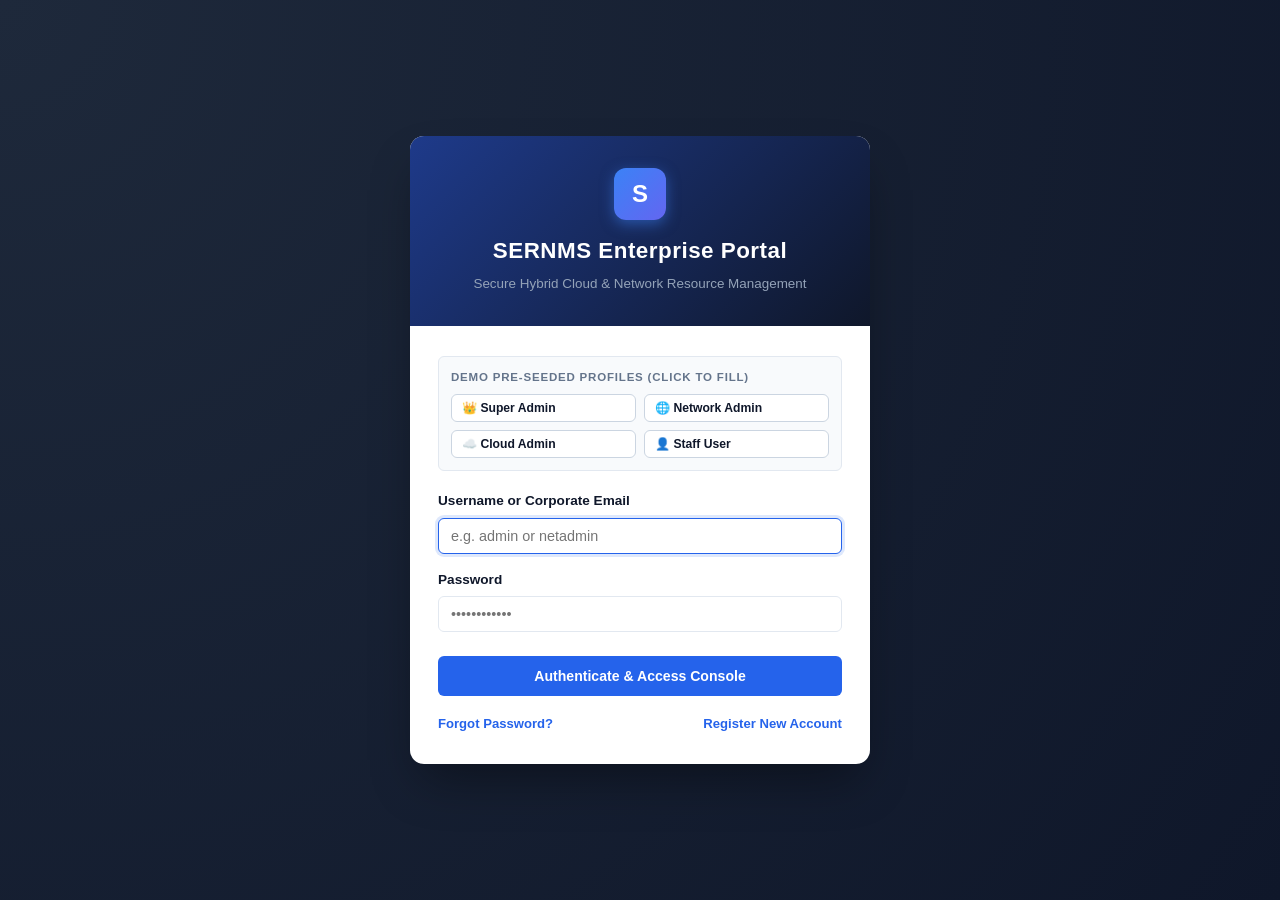
<file: sernms-frontend/login.html>
<!DOCTYPE html>
<html lang="en">
<head>
  <meta charset="UTF-8">
  <meta name="viewport" content="width=device-width, initial-scale=1.0">
  <title>SERNMS - Login | Secure Enterprise Portal</title>
  <link rel="stylesheet" href="css/styles.css">
  <link rel="preconnect" href="https://fonts.googleapis.com">
  <link rel="preconnect" href="https://fonts.gstatic.com" crossorigin>
  <link href="https://fonts.googleapis.com/css2?family=Inter:wght@400;500;600;700;800&display=swap" rel="stylesheet">
  <style>
    body {
      display: flex;
      align-items: center;
      justify-content: center;
      min-height: 100vh;
      background: radial-gradient(circle at top left, #1e293b, #0f172a);
      padding: 20px;
    }
    .auth-card {
      background: #ffffff;
      border-radius: var(--radius-lg);
      box-shadow: 0 25px 50px -12px rgba(0, 0, 0, 0.4);
      width: 100%;
      max-width: 460px;
      overflow: hidden;
      animation: modalPop 0.3s ease-out;
    }
    .auth-header {
      background: linear-gradient(135deg, #1e3a8a, #0f172a);
      color: #ffffff;
      padding: 32px 28px;
      text-align: center;
    }
    .auth-brand-icon {
      width: 52px;
      height: 52px;
      background: linear-gradient(135deg, #3b82f6, #6366f1);
      border-radius: 12px;
      display: flex;
      align-items: center;
      justify-content: center;
      font-size: 1.5rem;
      font-weight: 800;
      margin: 0 auto 14px;
      box-shadow: 0 4px 14px rgba(59, 130, 246, 0.5);
    }
    .auth-header h2 {
      font-size: 1.4rem;
      font-weight: 700;
      letter-spacing: 0.5px;
    }
    .auth-header p {
      font-size: 0.84rem;
      color: #94a3b8;
      margin-top: 6px;
    }
    .auth-body {
      padding: 30px 28px;
    }
    .role-fast-fill {
      background: #f8fafc;
      border: 1px solid var(--card-border);
      border-radius: var(--radius-sm);
      padding: 12px;
      margin-bottom: 20px;
    }
    .role-fast-fill-title {
      font-size: 0.72rem;
      text-transform: uppercase;
      font-weight: 700;
      color: var(--text-muted);
      letter-spacing: 0.8px;
      margin-bottom: 8px;
    }
    .fast-fill-btns {
      display: grid;
      grid-template-columns: 1fr 1fr;
      gap: 8px;
    }
    .btn-fast-fill {
      background: #ffffff;
      border: 1px solid #cbd5e1;
      border-radius: var(--radius-sm);
      padding: 6px 10px;
      font-size: 0.76rem;
      font-weight: 600;
      color: var(--text-main);
      cursor: pointer;
      text-align: left;
      transition: var(--transition);
    }
    .btn-fast-fill:hover {
      background: #eff6ff;
      border-color: #3b82f6;
      color: #1d4ed8;
    }
    .auth-footer-links {
      display: flex;
      justify-content: space-between;
      margin-top: 18px;
      font-size: 0.82rem;
    }
    .auth-footer-links a {
      color: var(--primary);
      text-decoration: none;
      font-weight: 600;
    }
    .auth-footer-links a:hover {
      text-decoration: underline;
    }
  </style>
</head>
<body>

  <div class="auth-card">
    <div class="auth-header">
      <div class="auth-brand-icon">S</div>
      <h2>SERNMS Enterprise Portal</h2>
      <p>Secure Hybrid Cloud & Network Resource Management</p>
    </div>

    <div class="auth-body">
      <!-- Fast-fill preset roles for viva demonstration -->
      <div class="role-fast-fill">
        <div class="role-fast-fill-title">Demo Pre-Seeded Profiles (Click to fill)</div>
        <div class="fast-fill-btns">
          <button type="button" class="btn-fast-fill" onclick="fillCreds('admin', 'Admin@123')">
            👑 Super Admin
          </button>
          <button type="button" class="btn-fast-fill" onclick="fillCreds('netadmin', 'NetAdmin@123')">
            🌐 Network Admin
          </button>
          <button type="button" class="btn-fast-fill" onclick="fillCreds('cloudadmin', 'CloudAdmin@123')">
            ☁️ Cloud Admin
          </button>
          <button type="button" class="btn-fast-fill" onclick="fillCreds('employee', 'Emp@123')">
            👤 Staff User
          </button>
        </div>
      </div>

      <form id="login-form">
        <div class="form-group">
          <label class="form-label" for="username">Username or Corporate Email</label>
          <input type="text" id="username" class="form-control" placeholder="e.g. admin or netadmin" required autofocus>
        </div>

        <div class="form-group">
          <label class="form-label" for="password">Password</label>
          <input type="password" id="password" class="form-control" placeholder="••••••••••••" required>
        </div>

        <button type="submit" class="btn btn-primary" style="width: 100%; justify-content: center; padding: 11px; margin-top: 8px;">
          Authenticate & Access Console
        </button>
      </form>

      <div class="auth-footer-links">
        <a href="#" onclick="showForgotPassword(event)">Forgot Password?</a>
        <a href="#" onclick="showRegisterModal(event)">Register New Account</a>
      </div>
    </div>
  </div>

  <!-- Forgot Password Modal -->
  <div id="forgot-modal" class="modal-overlay">
    <div class="modal-dialog">
      <div class="modal-header">
        <h3>Reset Security Credentials</h3>
        <button class="modal-close" onclick="closeForgotModal()">&times;</button>
      </div>
      <div class="modal-body">
        <p style="font-size: 0.9rem; color: var(--text-muted); margin-bottom: 16px;">
          For enterprise security compliance, password resets require domain administrator confirmation or OTP dispatch to your registered directory email.
        </p>
        <div class="form-group">
          <label class="form-label">Corporate Email</label>
          <input type="email" id="reset-email" class="form-control" placeholder="user@sernms.enterprise.local">
        </div>
      </div>
      <div class="modal-footer">
        <button type="button" class="btn btn-secondary" onclick="closeForgotModal()">Cancel</button>
        <button type="button" class="btn btn-primary" onclick="simulatePasswordReset()">Send Reset Instructions</button>
      </div>
    </div>
  </div>

  <!-- Register Account Modal -->
  <div id="register-modal" class="modal-overlay">
    <div class="modal-dialog">
      <div class="modal-header">
        <h3>Request Enterprise Account</h3>
        <button class="modal-close" onclick="closeRegisterModal()">&times;</button>
      </div>
      <div class="modal-body">
        <form id="register-form">
          <div class="form-group">
            <label class="form-label">Username</label>
            <input type="text" id="reg-username" class="form-control" required>
          </div>
          <div class="form-group">
            <label class="form-label">Email</label>
            <input type="email" id="reg-email" class="form-control" required>
          </div>
          <div class="form-group">
            <label class="form-label">Password</label>
            <input type="password" id="reg-password" class="form-control" required>
          </div>
          <div class="form-group">
            <label class="form-label">Department</label>
            <select id="reg-dept" class="form-control">
              <option value="IT Operations">IT Operations</option>
              <option value="Network Infrastructure">Network Infrastructure</option>
              <option value="Cloud DevOps">Cloud DevOps</option>
              <option value="Finance & Accounting">Finance & Accounting</option>
              <option value="Human Resources">Human Resources</option>
            </select>
          </div>
        </form>
      </div>
      <div class="modal-footer">
        <button type="button" class="btn btn-secondary" onclick="closeRegisterModal()">Cancel</button>
        <button type="button" class="btn btn-primary" onclick="submitRegistration()">Register Account</button>
      </div>
    </div>
  </div>

  <div id="toast-container"></div>

  <script>
    function fillCreds(u, p) {
      document.getElementById('username').value = u;
      document.getElementById('password').value = p;
    }

    function showToast(msg, type = 'info') {
      const container = document.getElementById('toast-container');
      const toast = document.createElement('div');
      toast.className = `toast ${type}`;
      toast.innerText = msg;
      container.appendChild(toast);
      setTimeout(() => toast.remove(), 4000);
    }

    document.getElementById('login-form').addEventListener('submit', async (e) => {
      e.preventDefault();
      const username = document.getElementById('username').value.trim();
      const password = document.getElementById('password').value;

      try {
        const res = await fetch('/api/v1/auth/login', {
          method: 'POST',
          headers: { 'Content-Type': 'application/json' },
          body: JSON.stringify({ username, password })
        });

        if (!res.ok) {
          const err = await res.json();
          showToast(err.message || 'Authentication failed. Please verify credentials.', 'error');
          return;
        }

        const data = await res.json();
        localStorage.setItem('sernms_token', data.token);
        localStorage.setItem('sernms_user', JSON.stringify(data));
        showToast('Authentication successful. Redirecting to console...', 'success');
        setTimeout(() => { window.location.href = 'index.html'; }, 600);
      } catch (err) {
        if (window.location.protocol === 'file:' || !window.location.origin.includes(':8080')) {
          localStorage.setItem('sernms_token', 'demo-token');
          localStorage.setItem('sernms_user', JSON.stringify({
            id: 1,
            username: username || 'admin',
            firstName: 'System',
            lastName: 'Administrator',
            email: 'admin@sernms.enterprise.local',
            department: 'IT Operations',
            roles: ['ROLE_ADMIN', 'ROLE_NETWORK_ADMIN', 'ROLE_CLOUD_ADMIN']
          }));
          showToast('Offline Mode: Logging in as ' + (username || 'admin') + '...', 'info');
          setTimeout(() => { window.location.href = 'index.html'; }, 600);
          return;
        }
        showToast('Connection error connecting to backend server', 'error');
      }
    });

    function showForgotPassword(e) {
      e.preventDefault();
      document.getElementById('forgot-modal').classList.add('active');
    }

    function closeForgotModal() {
      document.getElementById('forgot-modal').classList.remove('active');
    }

    function simulatePasswordReset() {
      const email = document.getElementById('reset-email').value;
      if (!email) { showToast('Please enter your corporate email', 'warning'); return; }
      showToast('Reset instructions dispatched to registered address', 'success');
      closeForgotModal();
    }

    function showRegisterModal(e) {
      e.preventDefault();
      document.getElementById('register-modal').classList.add('active');
    }

    function closeRegisterModal() {
      document.getElementById('register-modal').classList.remove('active');
    }

    async function submitRegistration() {
      const username = document.getElementById('reg-username').value.trim();
      const email = document.getElementById('reg-email').value.trim();
      const password = document.getElementById('reg-password').value;
      const department = document.getElementById('reg-dept').value;

      if (!username || !email || !password) {
        showToast('Please complete all required fields', 'warning');
        return;
      }

      try {
        const res = await fetch('/api/v1/auth/register', {
          method: 'POST',
          headers: { 'Content-Type': 'application/json' },
          body: JSON.stringify({ username, email, password, department, roles: ['ROLE_EMPLOYEE'] })
        });

        if (!res.ok) {
          const err = await res.json();
          showToast(err.message || 'Registration failed', 'error');
          return;
        }

        showToast('Account registered successfully! You may now log in.', 'success');
        closeRegisterModal();
        fillCreds(username, password);
      } catch (err) {
        showToast('Error communicating with backend', 'error');
      }
    }
  </script>
</body>
</html>
</file>
<file: sernms-frontend/css/styles.css>
/* ==========================================================================
   SERNMS - Secure Enterprise Resource and Network Management System
   Enterprise CSS Design System
   ========================================================================== */

:root {
  --primary: #2563eb;
  --primary-dark: #1d4ed8;
  --primary-light: #eff6ff;
  --primary-border: #bfdbfe;

  --sidebar-bg: #0f172a;
  --sidebar-header: #1e293b;
  --sidebar-text: #94a3b8;
  --sidebar-hover: #1e293b;
  --sidebar-active-bg: #1e3a8a;
  --sidebar-active-text: #ffffff;

  --body-bg: #f1f5f9;
  --card-bg: #ffffff;
  --card-border: #e2e8f0;
  --card-shadow: 0 1px 3px 0 rgb(0 0 0 / 0.1), 0 1px 2px -1px rgb(0 0 0 / 0.1);
  --card-shadow-hover: 0 10px 15px -3px rgb(0 0 0 / 0.1), 0 4px 6px -4px rgb(0 0 0 / 0.1);

  --text-main: #0f172a;
  --text-muted: #64748b;
  --text-light: #94a3b8;

  --success: #10b981;
  --success-light: #d1fae5;
  --success-dark: #065f46;

  --warning: #f59e0b;
  --warning-light: #fef3c7;
  --warning-dark: #92400e;

  --danger: #ef4444;
  --danger-light: #fee2e2;
  --danger-dark: #991b1b;

  --info: #0284c7;
  --info-light: #e0f2fe;

  --font-family: -apple-system, BlinkMacSystemFont, "Segoe UI", Roboto, "Helvetica Neue", Arial, sans-serif;
  --sidebar-width: 260px;
  --header-height: 64px;
  --radius-sm: 6px;
  --radius-md: 10px;
  --radius-lg: 14px;
  --transition: all 0.2s cubic-bezier(0.4, 0, 0.2, 1);
}

* {
  box-sizing: border-box;
  margin: 0;
  padding: 0;
}

body {
  font-family: var(--font-family);
  background-color: var(--body-bg);
  color: var(--text-main);
  line-height: 1.5;
  overflow-x: hidden;
}

/* Layout Structure */
.app-container {
  display: flex;
  min-height: 100vh;
}

/* Sidebar Navigation */
.app-sidebar {
  width: var(--sidebar-width);
  background-color: var(--sidebar-bg);
  color: var(--sidebar-text);
  display: flex;
  flex-direction: column;
  position: fixed;
  top: 0;
  bottom: 0;
  left: 0;
  z-index: 100;
  transition: var(--transition);
  box-shadow: 2px 0 8px rgba(0, 0, 0, 0.15);
}

.sidebar-header {
  height: var(--header-height);
  padding: 0 20px;
  display: flex;
  align-items: center;
  gap: 12px;
  background-color: var(--sidebar-header);
  border-bottom: 1px solid rgba(255, 255, 255, 0.08);
}

.brand-icon {
  width: 38px;
  height: 38px;
  background: linear-gradient(135deg, #3b82f6, #6366f1);
  border-radius: var(--radius-sm);
  display: flex;
  align-items: center;
  justify-content: center;
  color: #fff;
  font-weight: 700;
  font-size: 1.1rem;
  box-shadow: 0 2px 6px rgba(59, 130, 246, 0.4);
}

.brand-title {
  display: flex;
  flex-direction: column;
}

.brand-title h1 {
  font-size: 1.1rem;
  font-weight: 700;
  color: #ffffff;
  letter-spacing: 0.5px;
}

.brand-title span {
  font-size: 0.72rem;
  color: var(--sidebar-text);
  text-transform: uppercase;
  letter-spacing: 1px;
}

.sidebar-nav {
  flex: 1;
  overflow-y: auto;
  padding: 16px 10px;
}

.nav-section-title {
  font-size: 0.7rem;
  font-weight: 700;
  text-transform: uppercase;
  letter-spacing: 1.2px;
  color: #64748b;
  padding: 12px 14px 6px;
}

.nav-item {
  display: flex;
  align-items: center;
  gap: 12px;
  padding: 10px 14px;
  color: var(--sidebar-text);
  text-decoration: none;
  border-radius: var(--radius-sm);
  font-size: 0.9rem;
  font-weight: 500;
  cursor: pointer;
  transition: var(--transition);
  margin-bottom: 2px;
}

.nav-item:hover {
  background-color: var(--sidebar-hover);
  color: #ffffff;
}

.nav-item.active {
  background-color: var(--sidebar-active-bg);
  color: var(--sidebar-active-text);
  font-weight: 600;
}

.nav-item svg {
  width: 18px;
  height: 18px;
  flex-shrink: 0;
}

.nav-badge {
  margin-left: auto;
  font-size: 0.75rem;
  padding: 2px 7px;
  border-radius: 999px;
  background-color: var(--danger);
  color: #ffffff;
  font-weight: 700;
}

.sidebar-footer {
  padding: 14px 16px;
  background-color: rgba(0, 0, 0, 0.2);
  border-top: 1px solid rgba(255, 255, 255, 0.08);
  display: flex;
  align-items: center;
  justify-content: space-between;
}

.user-snippet {
  display: flex;
  align-items: center;
  gap: 10px;
}

.user-avatar {
  width: 34px;
  height: 34px;
  background-color: #3b82f6;
  border-radius: 50%;
  display: flex;
  align-items: center;
  justify-content: center;
  color: #fff;
  font-weight: 600;
  font-size: 0.85rem;
}

.user-info {
  display: flex;
  flex-direction: column;
}

.user-info .user-name {
  font-size: 0.85rem;
  font-weight: 600;
  color: #ffffff;
}

.user-info .user-role {
  font-size: 0.72rem;
  color: #94a3b8;
}

/* Main Content Area */
.app-main {
  margin-left: var(--sidebar-width);
  flex: 1;
  display: flex;
  flex-direction: column;
  min-height: 100vh;
}

/* Top App Bar */
.top-header {
  height: var(--header-height);
  background-color: #ffffff;
  border-bottom: 1px solid var(--card-border);
  padding: 0 28px;
  display: flex;
  align-items: center;
  justify-content: space-between;
  position: sticky;
  top: 0;
  z-index: 90;
  box-shadow: 0 1px 2px rgba(0, 0, 0, 0.03);
}

.header-left {
  display: flex;
  align-items: center;
  gap: 16px;
}

.page-title {
  font-size: 1.25rem;
  font-weight: 700;
  color: var(--text-main);
}

.header-right {
  display: flex;
  align-items: center;
  gap: 16px;
}

.status-chip {
  display: flex;
  align-items: center;
  gap: 8px;
  font-size: 0.82rem;
  padding: 6px 12px;
  background-color: var(--success-light);
  color: var(--success-dark);
  border-radius: 999px;
  font-weight: 600;
}

.status-chip.disconnected {
  background-color: var(--danger-light);
  color: var(--danger-dark);
}

.status-dot {
  width: 8px;
  height: 8px;
  border-radius: 50%;
  background-color: currentColor;
  animation: pulse 2s infinite;
}

@keyframes pulse {
  0% { opacity: 1; }
  50% { opacity: 0.4; }
  100% { opacity: 1; }
}

/* Main Body View */
.view-content {
  padding: 28px;
  flex: 1;
}

/* Tab Panels */
.tab-view {
  display: none;
}

.tab-view.active {
  display: block;
  animation: fadeIn 0.2s ease-in;
}

@keyframes fadeIn {
  from { opacity: 0; transform: translateY(4px); }
  to { opacity: 1; transform: translateY(0); }
}

/* Grid & Cards */
.grid-cards {
  display: grid;
  grid-template-columns: repeat(auto-fit, minmax(240px, 1fr));
  gap: 20px;
  margin-bottom: 28px;
}

.stat-card {
  background-color: var(--card-bg);
  border: 1px solid var(--card-border);
  border-radius: var(--radius-md);
  padding: 20px;
  box-shadow: var(--card-shadow);
  display: flex;
  align-items: center;
  justify-content: space-between;
  transition: var(--transition);
}

.stat-card:hover {
  box-shadow: var(--card-shadow-hover);
  transform: translateY(-2px);
}

.stat-info .stat-label {
  font-size: 0.82rem;
  font-weight: 600;
  text-transform: uppercase;
  color: var(--text-muted);
  letter-spacing: 0.5px;
}

.stat-info .stat-value {
  font-size: 1.8rem;
  font-weight: 700;
  color: var(--text-main);
  margin-top: 4px;
}

.stat-info .stat-sub {
  font-size: 0.78rem;
  color: var(--text-muted);
  margin-top: 4px;
}

.stat-icon {
  width: 48px;
  height: 48px;
  border-radius: var(--radius-md);
  display: flex;
  align-items: center;
  justify-content: center;
}

.stat-icon.primary { background-color: var(--primary-light); color: var(--primary); }
.stat-icon.success { background-color: var(--success-light); color: var(--success); }
.stat-icon.warning { background-color: var(--warning-light); color: var(--warning); }
.stat-icon.danger { background-color: var(--danger-light); color: var(--danger); }
.stat-icon.info { background-color: var(--info-light); color: var(--info); }

/* Standard Section Box */
.section-card {
  background-color: var(--card-bg);
  border: 1px solid var(--card-border);
  border-radius: var(--radius-md);
  box-shadow: var(--card-shadow);
  margin-bottom: 24px;
  overflow: hidden;
}

.section-header {
  padding: 16px 20px;
  border-bottom: 1px solid var(--card-border);
  display: flex;
  align-items: center;
  justify-content: space-between;
  background-color: #fafbfc;
}

.section-title {
  font-size: 1rem;
  font-weight: 700;
  color: var(--text-main);
  display: flex;
  align-items: center;
  gap: 8px;
}

.section-body {
  padding: 20px;
}

/* Buttons */
.btn {
  display: inline-flex;
  align-items: center;
  gap: 8px;
  padding: 8px 16px;
  font-size: 0.88rem;
  font-weight: 600;
  border-radius: var(--radius-sm);
  border: 1px solid transparent;
  cursor: pointer;
  transition: var(--transition);
  text-decoration: none;
}

.btn-primary {
  background-color: var(--primary);
  color: #ffffff;
}

.btn-primary:hover {
  background-color: var(--primary-dark);
}

.btn-secondary {
  background-color: #ffffff;
  color: var(--text-main);
  border-color: var(--card-border);
}

.btn-secondary:hover {
  background-color: #f8fafc;
  border-color: #cbd5e1;
}

.btn-danger {
  background-color: var(--danger);
  color: #ffffff;
}

.btn-danger:hover {
  background-color: #dc2626;
}

.btn-warning {
  background-color: var(--warning);
  color: #ffffff;
}

.btn-sm {
  padding: 5px 10px;
  font-size: 0.8rem;
}

/* Tables */
.table-responsive {
  width: 100%;
  overflow-x: auto;
}

.enterprise-table {
  width: 100%;
  border-collapse: collapse;
  text-align: left;
  font-size: 0.88rem;
}

.enterprise-table th {
  background-color: #f8fafc;
  color: var(--text-muted);
  font-weight: 600;
  font-size: 0.78rem;
  text-transform: uppercase;
  letter-spacing: 0.5px;
  padding: 12px 16px;
  border-bottom: 1px solid var(--card-border);
}

.enterprise-table td {
  padding: 14px 16px;
  border-bottom: 1px solid var(--card-border);
  color: var(--text-main);
  vertical-align: middle;
}

.enterprise-table tr:last-child td {
  border-bottom: none;
}

.enterprise-table tbody tr:hover {
  background-color: #f8fafc;
}

/* Badges */
.badge {
  display: inline-flex;
  align-items: center;
  gap: 5px;
  padding: 3px 8px;
  border-radius: 999px;
  font-size: 0.75rem;
  font-weight: 700;
  text-transform: uppercase;
  letter-spacing: 0.4px;
}

.badge-online { background-color: var(--success-light); color: var(--success-dark); }
.badge-offline { background-color: var(--danger-light); color: var(--danger-dark); }
.badge-warning { background-color: var(--warning-light); color: var(--warning-dark); }
.badge-maintenance { background-color: #ede9fe; color: #5b21b6; }

.badge-critical { background-color: #fee2e2; color: #991b1b; }
.badge-high { background-color: #ffedd5; color: #9a3412; }
.badge-medium { background-color: #fef3c7; color: #92400e; }
.badge-low { background-color: #e0f2fe; color: #075985; }

/* Modals */
.modal-overlay {
  display: none;
  position: fixed;
  inset: 0;
  background-color: rgba(15, 23, 42, 0.6);
  backdrop-filter: blur(2px);
  z-index: 1000;
  align-items: center;
  justify-content: center;
  padding: 20px;
}

.modal-overlay.active {
  display: flex;
}

.modal-dialog {
  background-color: #ffffff;
  border-radius: var(--radius-md);
  width: 100%;
  max-width: 580px;
  box-shadow: 0 20px 25px -5px rgb(0 0 0 / 0.2);
  overflow: hidden;
  animation: modalPop 0.2s cubic-bezier(0.16, 1, 0.3, 1);
}

@keyframes modalPop {
  from { opacity: 0; transform: scale(0.95); }
  to { opacity: 1; transform: scale(1); }
}

.modal-header {
  padding: 16px 20px;
  border-bottom: 1px solid var(--card-border);
  display: flex;
  align-items: center;
  justify-content: space-between;
}

.modal-header h3 {
  font-size: 1.1rem;
  font-weight: 700;
}

.modal-close {
  background: none;
  border: none;
  font-size: 1.4rem;
  color: var(--text-muted);
  cursor: pointer;
}

.modal-body {
  padding: 20px;
  max-height: 70vh;
  overflow-y: auto;
}

.modal-footer {
  padding: 14px 20px;
  background-color: #fafbfc;
  border-top: 1px solid var(--card-border);
  display: flex;
  justify-content: flex-end;
  gap: 12px;
}

/* Forms */
.form-group {
  margin-bottom: 16px;
}

.form-label {
  display: block;
  font-size: 0.85rem;
  font-weight: 600;
  color: var(--text-main);
  margin-bottom: 6px;
}

.form-control {
  width: 100%;
  padding: 9px 12px;
  font-size: 0.9rem;
  border: 1px solid var(--card-border);
  border-radius: var(--radius-sm);
  background-color: #ffffff;
  color: var(--text-main);
  transition: var(--transition);
}

.form-control:focus {
  outline: none;
  border-color: var(--primary);
  box-shadow: 0 0 0 3px rgba(37, 99, 235, 0.15);
}

/* Toast Notifications */
#toast-container {
  position: fixed;
  bottom: 24px;
  right: 24px;
  z-index: 2000;
  display: flex;
  flex-direction: column;
  gap: 10px;
}

.toast {
  background-color: #ffffff;
  border: 1px solid var(--card-border);
  border-radius: var(--radius-sm);
  padding: 12px 18px;
  box-shadow: 0 10px 15px -3px rgba(0, 0, 0, 0.1);
  display: flex;
  align-items: center;
  gap: 12px;
  min-width: 300px;
  animation: slideIn 0.3s ease-out;
}

.toast.success { border-left: 4px solid var(--success); }
.toast.error { border-left: 4px solid var(--danger); }
.toast.warning { border-left: 4px solid var(--warning); }
.toast.info { border-left: 4px solid var(--info); }

@keyframes slideIn {
  from { transform: translateX(100%); opacity: 0; }
  to { transform: translateX(0); opacity: 1; }
}
</file>
